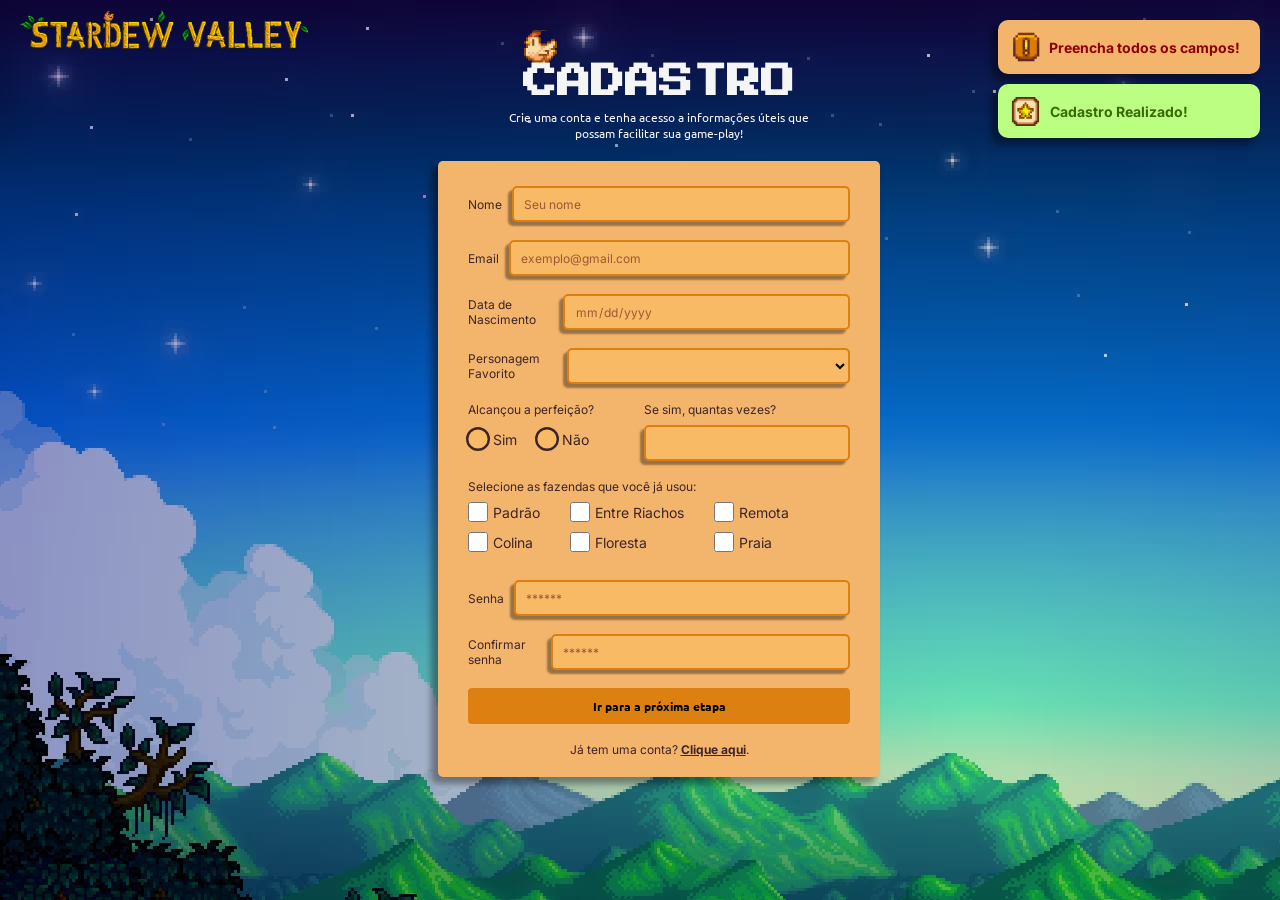
<file: application/index.html>
<!DOCTYPE html>
<html lang="en">

<head>
    <meta charset="UTF-8">
    <meta name="viewport" content="width=device-width, initial-scale=1.0">
    <title>Comunidade Junimo | Cadastro</title>
    <link
        href="https://fonts.googleapis.com/css2?family=Inter:ital,opsz,wght@0,14..32,100..900;1,14..32,100..900&family=Press+Start+2P&family=Ubuntu:ital,wght@0,300;0,400;0,500;0,700;1,300;1,400;1,500;1,700&display=swap"
        rel="stylesheet">

    <link rel="icon" href="./assets/icon/icone.svg">
    <link rel="stylesheet" href="./style.css">
</head>

<body>
    <div>
        <img class="logo" src="./assets/images/topo.png" alt="logo stardew valley">
    </div>

    <div class="centro">
        <div class="titulo">
            <div>
                <img src="./assets/icon/galinha.svg">
                <h1>CADASTRO</h1>
            </div>
            <p>Crie uma conta e tenha acesso a informações úteis que<br>
                possam facilitar sua game-play!</p>
        </div>

        <div class="formulario">
            <div class="campo">
                <span>Nome</span>
                <input id="input_nome" placeholder="Seu nome" type="text">
            </div>

            <div class="campo">
                <span>Email</span>
                <input id="input_email" placeholder="exemplo@gmail.com" type="text">
            </div>

            <div class="campo">
                <span>Data de Nascimento</span>
                <input maxlength="8" id="input_data_nascimento" type="date">
            </div>

            <div class="campo">
                <span id="span_personagem">Personagem Favorito</span>
                <select name="" id=""></select>
            </div>

            <div class="campo campos">
                <div style="gap: 12px" class="campo-vertical">
                    <span>Alcançou a perfeição?</span>
                    <div class="opcao">
                        <label>
                            <input type="radio" name="perfeicao" value="sim"> Sim
                        </label>
                        <label>
                            <input type="radio" name="perfeicao" value="nao"> Não
                        </label>
                    </div>
                </div>

                <div class="campo-vertical">
                    <span>Se sim, quantas vezes?</span>
                    <input id="input_qtd_perfeicao" type="number">
                </div>
            </div>

            <div class="checkbox campo-vertical">
                <span>Selecione as fazendas que você já usou:</span>
                <div class="opcoes">
                    <div class="labels">
                    <label>
                        <input type="checkbox" id=""> Padrão
                    </label>
                    <label>
                        <input type="checkbox" id=""> Colina
                    </label>
                </div>
                <div class="labels">
                    <label>
                        <input type="checkbox" id=""> Entre Riachos
                    </label>
                    <label>
                        <input type="checkbox" id=""> Floresta
                    </label>
                </div>

                <div class="labels">
                    <label>
                        <input type="checkbox" id=""> Remota
                    </label>
                    <label>
                        <input type="checkbox" id=""> Praia
                    </label>
                </div>
                </div>
            </div>

            <div class="campo">
                <span>Senha</span>
                <input id="senha_input" placeholder="******" type="txt">
            </div>

            <div class="campo">
                <span>Confirmar senha</span>
                <input id="input_confirmacao_senha" placeholder="******" type="text">
            </div>

            <button onclick="cadastrar()">Ir para a próxima etapa</button>
            <span>Já tem uma conta? <a href="./login.html">Clique aqui</a>.</span>
        </div>
    </div>
    </div>

    <div class="direita">
        <div class="alerta">
            <img src="./assets/icon/alerta.svg" alt="">
            <span>Preencha todos os campos!</span>
        </div>

        <div class="alerta sucesso">
            <img src="./assets/icon/sucesso.svg" alt="">
            <span>Cadastro Realizado!</span>
        </div>
    </div>
</body>

</html>
</file>
<file: application/style.css>
*{
    margin: 0;
    padding: 0;
    box-sizing: border-box;
    font-family: "Inter", sans-serif;
}

html{
    height: 100%;
    width: 100%;
}

body{
    background-image: url('./assets/images/fundo.png');
    /* background-size: cover; */
    /* background-position: center; */
    background-repeat: no-repeat;

    display: flex;
    justify-content: space-between;
    padding: 10px 20px;
    padding-bottom: 30px;
}

.logo{
    width: 300px;
}

.alerta{
    background-color: #F3B46C;
    border-radius: 10px;
    padding: 8px;
    padding-right: 20px;
    display: flex;
    align-items: center;
    box-shadow: -6px 6px 6px 1px #0000005d;
    margin-top: 10px;

    span{
        font-size: 14px;
        color: #8E0000;
        font-weight: bold;
    }

    img{
        width: 38px;
        height: 38px;
        margin-right: 5px;
    }
}

.sucesso{
    background-color: #BCFE82;
    padding: 12.5px;

    span{
        color: #386900;
        margin-left: 5px;
    }

    img{
        width: 29px;
        height: 29px;
    }
}

.centro{
    margin-top: 20px;
    gap: 20px;
    display: flex;
    flex-direction: column;
}

.titulo{
    display: flex;
    flex-direction: column;
    align-items: center;
    gap: 10px;
    color: #F5F5F5;

    h1{
        font-family: "Press Start 2P", system-ui;
        font-size: 34px;
    }

    p{
        font-family: "Ubuntu", sans-serif;
        text-align: center;
        font-size: 12px;
    }

    img{
        margin: 0;
        width: 35px;
        height: 35px;
        margin-bottom: -4px;
    }
}

.formulario{
    display: flex;
    font-family: "Ubuntu", sans-serif;
    flex-direction: column;
    background-color: #F3B46C;
    border-radius: 5px;
    padding: 25px 30px 20px 30px;
    gap: 18px;
    color: #3E2429;
    box-shadow: -6px 6px 6px 1px #0000005d;
}

.formulario button{
    background-color: #DC8012;
    border: none;
    font-family: "Ubuntu", sans-serif;
    font-weight: bold;
    border-radius: 4px;
}

.formulario button, select, input{
    font-size: 12px;
    height: 36px;
    width: 100%;
}

.formulario input::placeholder{
    color: #9b5837;
}

.formulario select, input{
    border: solid 2px #DC8012;
    background-color: #F9BA66;
    box-shadow: -4px 4px 2px #0000005e;
    border-radius: 5px;
    padding-left: 10px;
}

label {
    display: flex;
    align-items: center;
    gap: 5px;

    input{
        box-shadow: none;
        width: 20px;
        height: 20px;
    }
}

.campo-vertical{
    display: flex;
    flex-direction: column;
    gap: 8px;
}

.campos{
    gap: 50px !important;
    align-items: start !important;
}

.campo{
    display: flex;
    align-items: center;
    gap: 10px;
}

.campo span{
    font-size: 13px;
    text-align: left !important;
}

.formulario span{
    text-align: center;
    font-size: 12px;
}
.formulario span a{
    font-weight: bold;
    color: #3E2429;
}

.opcao{
    display: flex;
    gap: 20px;
    font-size: 14px;
}

input[type="radio"] {
    accent-color: #3E2429; 
    transform: scale(1.2); 
    cursor: pointer;
    appearance: none;
    -webkit-appearance: none;
    border: 2px solid #3E2429;
    border-radius: 50%;

    vertical-align: middle;
    position: relative;
    outline: none;
}

input[type="radio"]:checked::after {
    content: "";
    position: absolute;
    top: 2px;
    left: 2px;
    width: 12px;
    height: 12px;
    background-color: #3E2429;
    border-radius: 50%;
    
}

input[type="date"] {    
    color: #9b5837;
}

input[type="date"]::-webkit-calendar-picker-indicator {
    display: none;
    -webkit-appearance: none;
}

.opcoes{
    display: flex;
    flex-direction: row;
    gap: 30px;
    font-size: 14px;
}

.labels label{
    margin-bottom: 10px;
}

.checkbox span{
    text-align: start !important;
}

input[type="number"]::-webkit-inner-spin-button,
input[type="number"]::-webkit-outer-spin-button {
    -webkit-appearance: none;
    margin: 0;
}

input[type="number"] {
    appearance: textfield;
}
</file>
<file: application/frontend/style.css>
*{
    margin: 0;
    padding: 0;
    box-sizing: border-box;
    font-family: "Inter", sans-serif;
}

html{
    height: 100%;
    width: 100%;
}

body{
    background-image: url('./assets/images/fundo.png');
    /* background-size: cover; */
    /* background-position: center; */
    background-repeat: no-repeat;

    display: flex;
    justify-content: space-between;
    padding: 10px 20px;
    padding-bottom: 30px;
}

.logo{
    width: 300px;
}

.alerta{
    background-color: #F3B46C;
    border-radius: 10px;
    padding: 8px;
    padding-right: 20px;
    display: flex;
    align-items: center;
    box-shadow: -6px 6px 6px 1px #0000005d;
    margin-top: 10px;

    span{
        font-size: 14px;
        color: #8E0000;
        font-weight: bold;
    }

    img{
        width: 38px;
        height: 38px;
        margin-right: 5px;
    }
}

.sucesso{
    background-color: #BCFE82;
    padding: 12.5px;

    span{
        color: #386900;
        margin-left: 5px;
    }

    img{
        width: 29px;
        height: 29px;
    }
}

.centro{
    margin-top: 20px;
    gap: 20px;
    display: flex;
    flex-direction: column;
}

.titulo{
    display: flex;
    flex-direction: column;
    align-items: center;
    gap: 10px;
    color: #F5F5F5;

    h1{
        font-family: "Press Start 2P", system-ui;
        font-size: 34px;
    }

    p{
        font-family: "Ubuntu", sans-serif;
        text-align: center;
        font-size: 12px;
    }

    img{
        margin: 0;
        width: 35px;
        height: 35px;
        margin-bottom: -4px;
    }
}

.formulario{
    display: flex;
    font-family: "Ubuntu", sans-serif;
    flex-direction: column;
    background-color: #F3B46C;
    border-radius: 5px;
    padding: 25px 30px 20px 30px;
    gap: 18px;
    color: #3E2429;
    box-shadow: -6px 6px 6px 1px #0000005d;
}

.formulario button{
    background-color: #DC8012;
    border: none;
    font-family: "Ubuntu", sans-serif;
    font-weight: bold;
    border-radius: 4px;
}

.formulario button, select, input{
    font-size: 12px;
    height: 36px;
    width: 100%;
}

.formulario input::placeholder{
    color: #9b5837;
}

.formulario select, input{
    border: solid 2px #DC8012;
    background-color: #F9BA66;
    box-shadow: -4px 4px 2px #0000005e;
    border-radius: 5px;
    padding-left: 10px;
}

label {
    display: flex;
    align-items: center;
    gap: 5px;

    input{
        box-shadow: none;
        width: 20px;
        height: 20px;
    }
}

.campo-vertical{
    display: flex;
    flex-direction: column;
    gap: 8px;
}

.campos{
    gap: 50px !important;
    align-items: start !important;
}

.campo{
    display: flex;
    align-items: center;
    gap: 10px;
}

.campo span{
    font-size: 13px;
    text-align: left !important;
}

.formulario span{
    text-align: center;
    font-size: 12px;
}
.formulario span a{
    font-weight: bold;
    color: #3E2429;
}

.opcao{
    display: flex;
    gap: 20px;
    font-size: 14px;
}

input[type="radio"] {
    accent-color: #3E2429; 
    transform: scale(1.2); 
    cursor: pointer;
    appearance: none;
    -webkit-appearance: none;
    border: 2px solid #3E2429;
    border-radius: 50%;

    vertical-align: middle;
    position: relative;
    outline: none;
}

input[type="radio"]:checked::after {
    content: "";
    position: absolute;
    top: 2px;
    left: 2px;
    width: 12px;
    height: 12px;
    background-color: #3E2429;
    border-radius: 50%;
    
}

input[type="date"] {    
    color: #9b5837;
}

input[type="date"]::-webkit-calendar-picker-indicator {
    display: none;
    -webkit-appearance: none;
}

.opcoes{
    display: flex;
    flex-direction: row;
    gap: 30px;
    font-size: 14px;
}

.labels label{
    margin-bottom: 10px;
}

.checkbox span{
    text-align: start !important;
}

input[type="number"]::-webkit-inner-spin-button,
input[type="number"]::-webkit-outer-spin-button {
    -webkit-appearance: none;
    margin: 0;
}

input[type="number"] {
    appearance: textfield;
}
</file>
